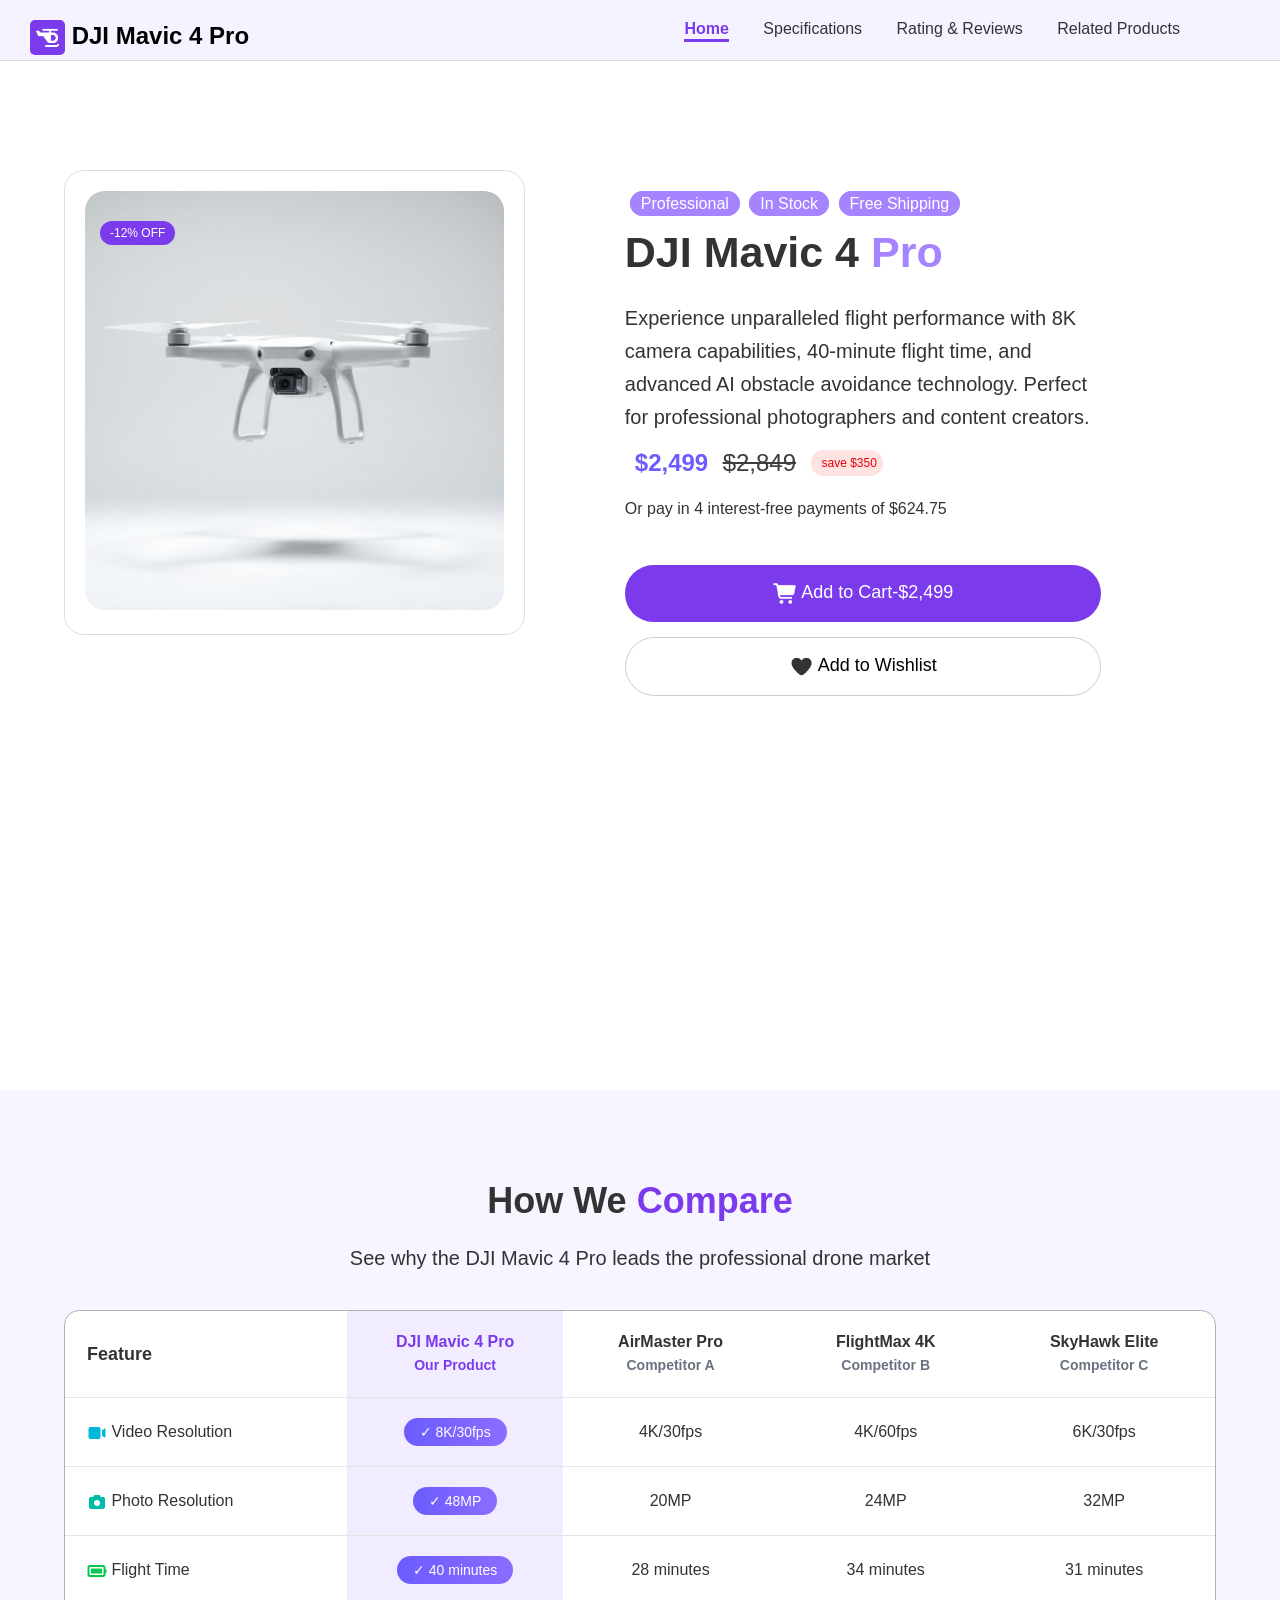
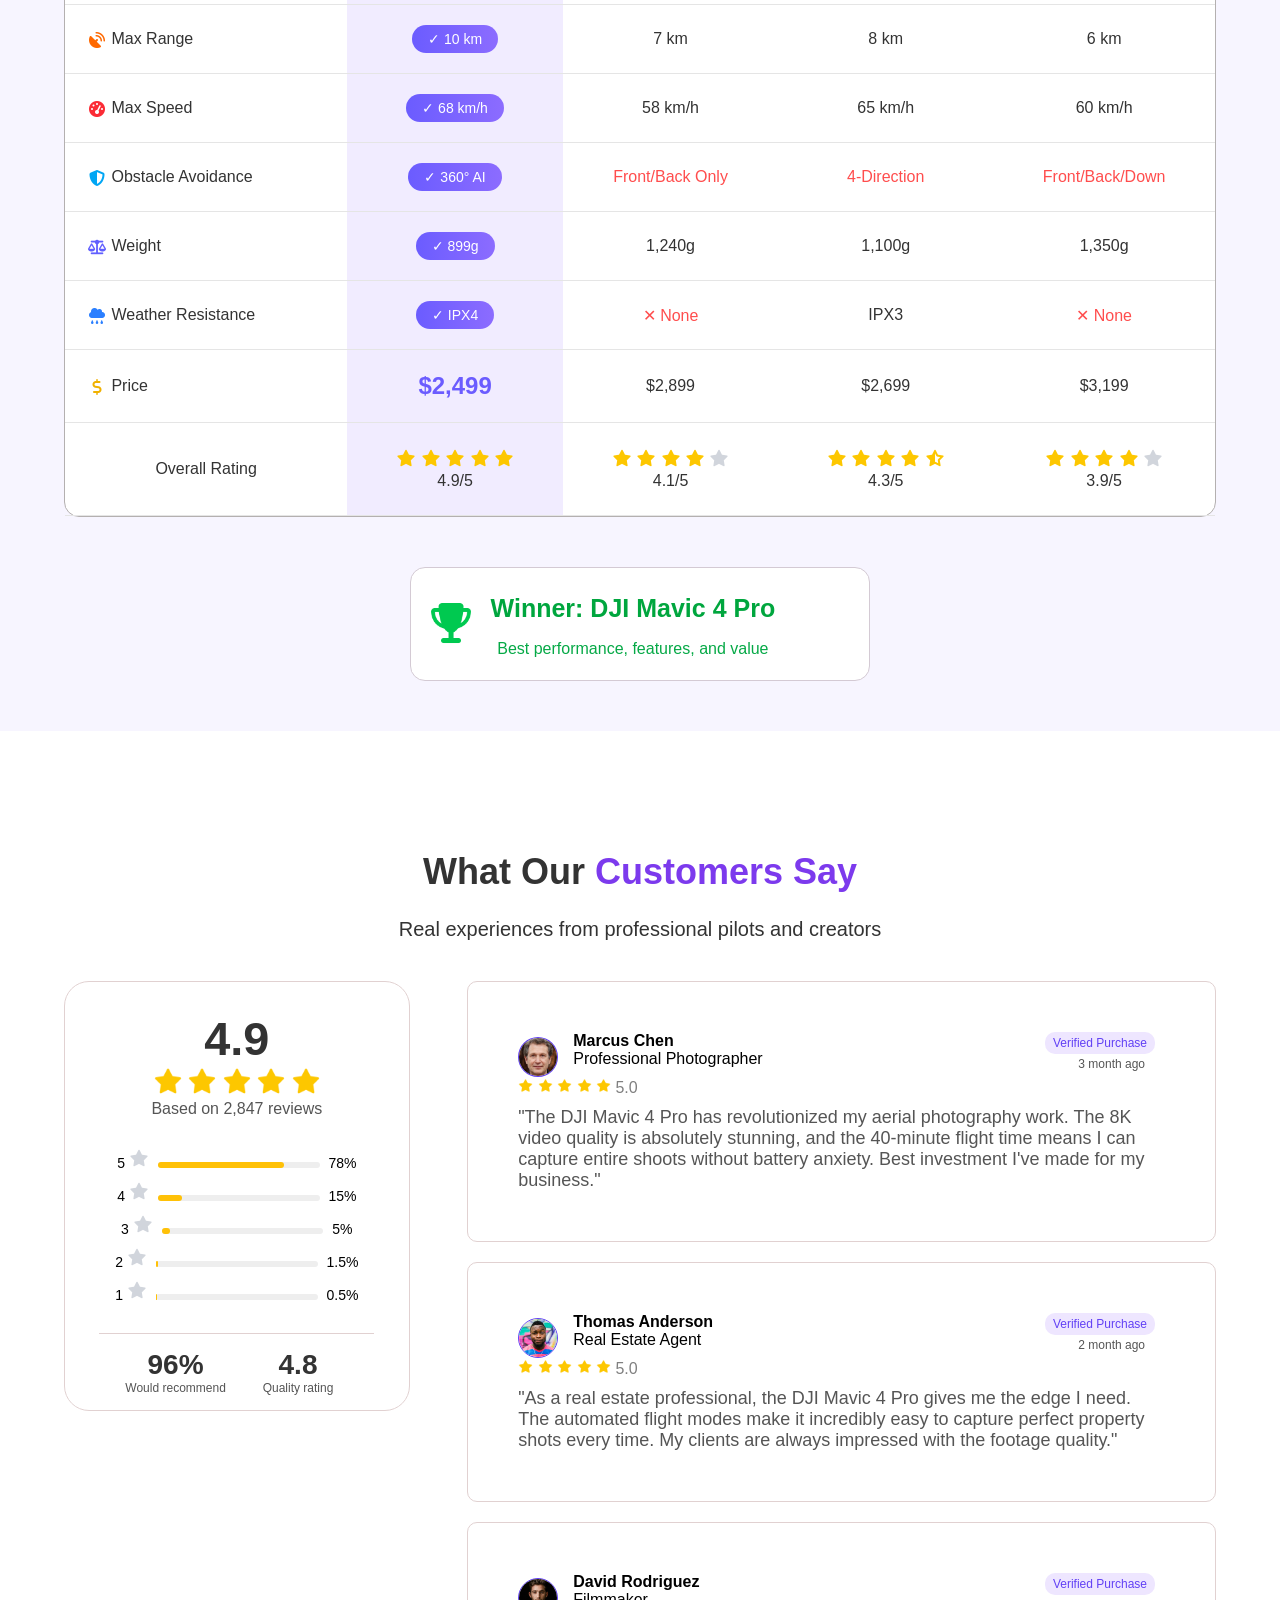
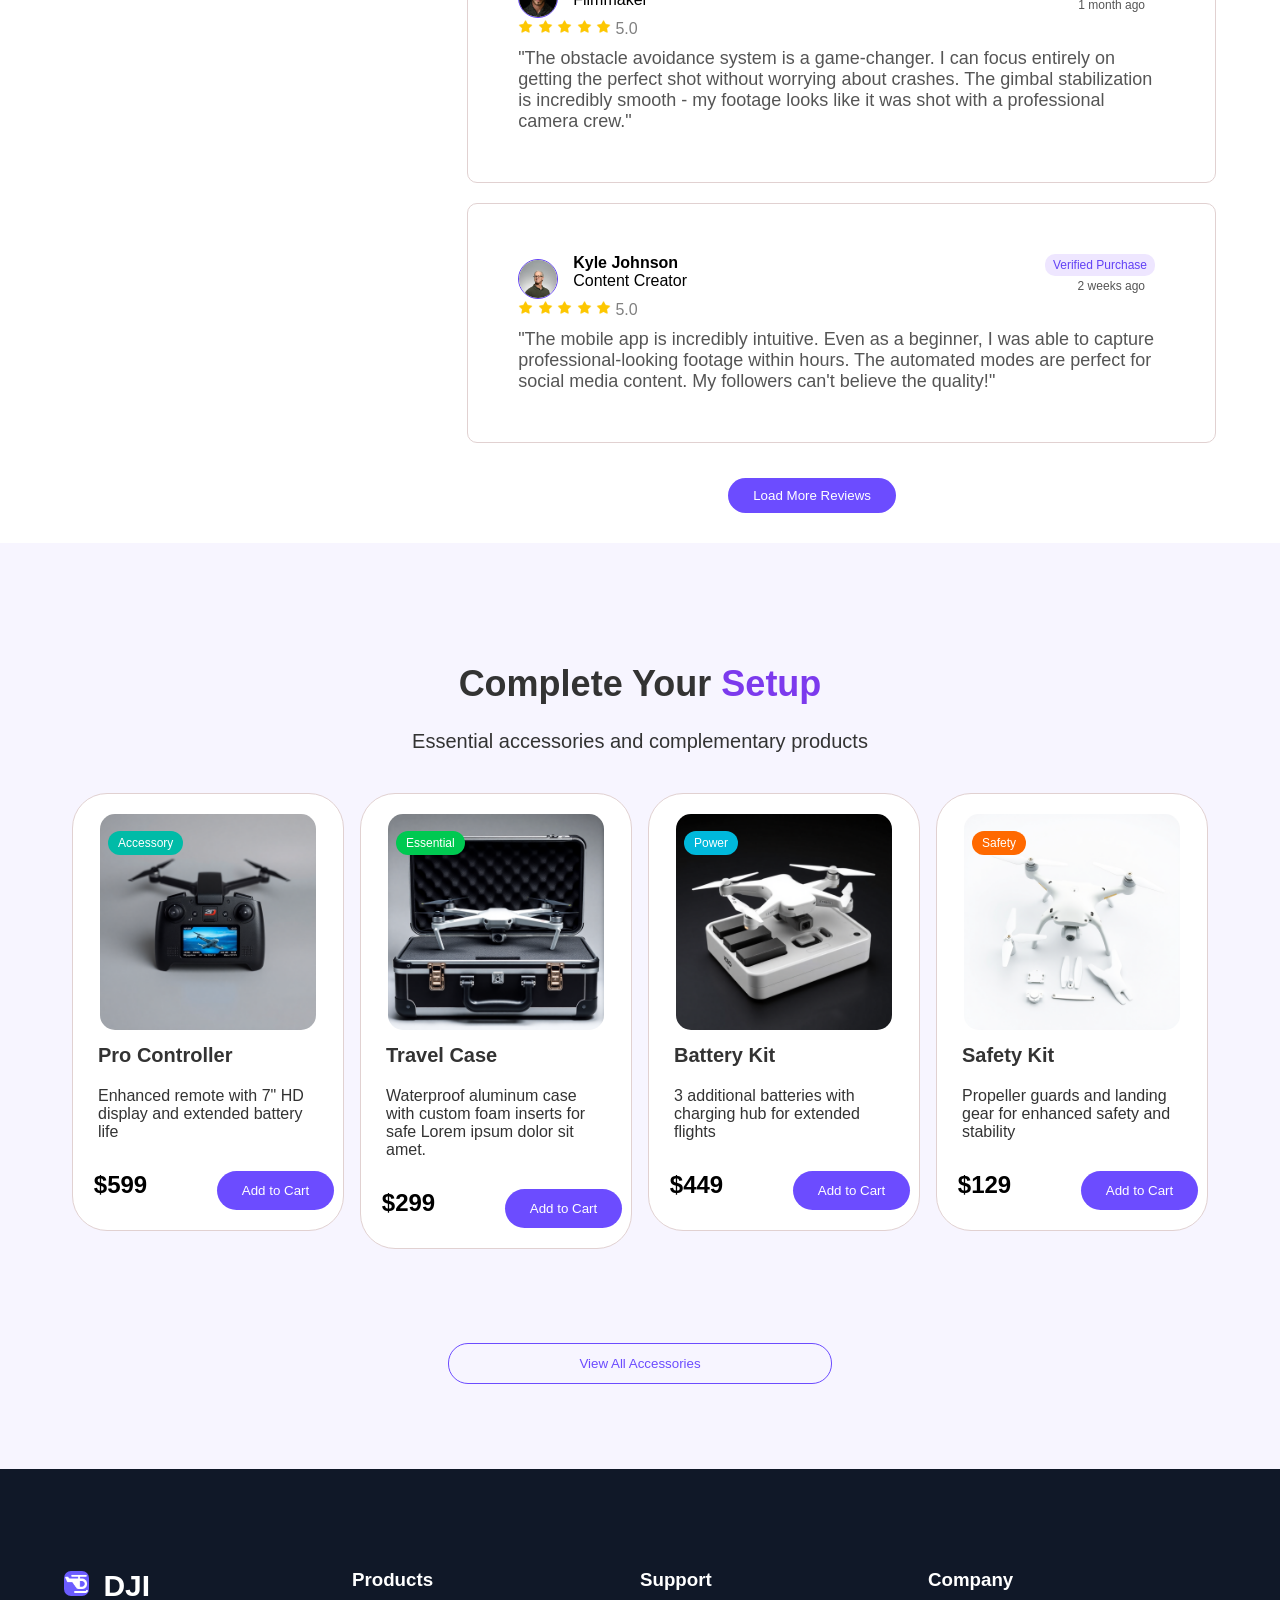
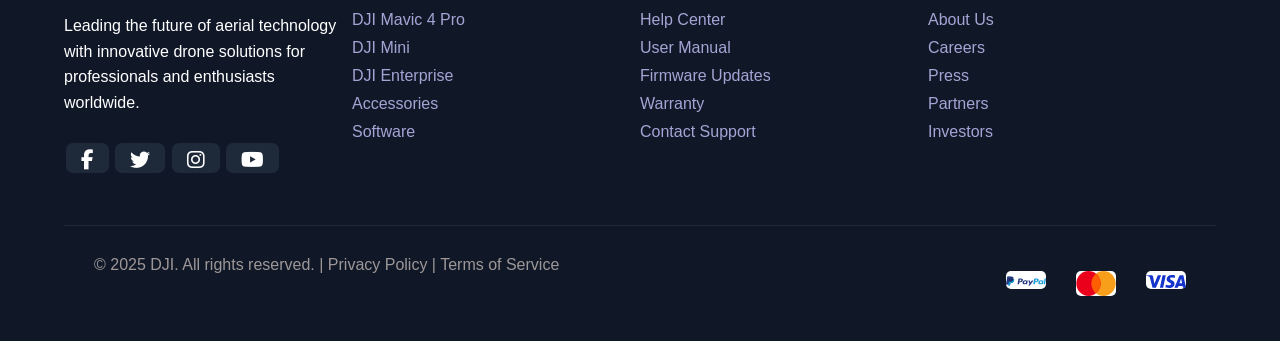
<file: index.html>
<!DOCTYPE html>
<html lang="en">

<head>
    <meta charset="UTF-8">
    <meta name="viewport" content="width=device-width, initial-scale=1.0">
    <title>DJI Mavic 4 Pro</title>
    <link rel="stylesheet" href="https://cdnjs.cloudflare.com/ajax/libs/font-awesome/6.4.0/css/all.min.css">
    <link rel="stylesheet" href="./css/style.css">
</head>

<body>


    <!--============ start of hero section =============-->
    <div id="hero-section">
        <div class="container">
            <div class="navbar">

                <div class="logo">
                    <span class="icon-nav">
                        <img src="./images/icons/helicopter-solid-full.png" alt="drone logo icon">
                    </span>
                    <span>DJI Mavic 4 Pro</span>
                </div>

                <div class="menu">

                    <ul>
                        <li><a href="#hero-section" class="active">Home</a></li>
                        <li><a href="#compare-section">Specifications</a></li>
                        <li><a href="#reviews-section">Rating & Reviews</a></li>
                        <li><a href="#related-products">Related Products</a></li>
                    </ul>
                </div>

                <div class="clear"></div>

            </div>
            <div class="drone-image">
                <div class="image-box">
                    <div class="badge">
                        <span>-12% OFF</span>
                    </div>
                    <img src="./images/hero-img-CYauTLx2.png" alt="DJI Mavic 4 Pro professional Drone">
                </div>
            </div>
            <div class="hero-content">
                <div class="hero-tags">
                    <span>Professional</span>
                    <span>In Stock</span>
                    <span>Free Shipping</span>
                </div>
                <h1>
                    DJI Mavic 4 <span>Pro</span>
                </h1>
                <p>
                    Experience unparalleled flight performance with 8K camera capabilities, 40-minute flight time, and
                    advanced AI obstacle avoidance technology. Perfect for professional photographers and content
                    creators.
                </p>
                <div class="product-price">
                    <div class="tags">
                        <span class="price">$2,499</span>
                        <span class="old-price">$2,849</span>
                        <span class="save">save $350</span>
                    </div>
                    <p>Or pay in 4 interest-free payments of $624.75</p>
                </div>
                <div class="hero-buttons">
                    <button type="button" class="cart-button"> <span class="icon-btn"><img
                                src="./images/icons/cart-shopping-solid-full.png" alt="shopping cart icon"> </span>Add to
                        Cart-$2,499</button>
                    <button type="button" class="wishlist-button"><span class="icon-btn"><img
                                src="./images/icons/heart-solid-full.png" alt="wishlist icon"></span> Add to Wishlist</button>
                </div>

            </div>
            <div class="clear_fix"></div>
        </div>
    </div>
    <!-- ============end of  hero section============== -->



    <!--========= start of  Compare section============ -->
    <div id="compare-section">
        <div class="container">
            <div class="title">
                <h2>How We <span> Compare</span></h2>
                <p>See why the DJI Mavic 4 Pro leads the professional drone market</p>
            </div>
            <div class="table-sec">
                <table class="table">
                    <thead>
                        <tr>

                            <th class="feature-header">Feature</th>

                            <th class="main-head">
                                DJI Mavic 4 Pro
                                <p class="main-head">Our Product</p>
                            </th>

                            <th>
                                AirMaster Pro
                                <p>Competitor A</p>
                            </th>

                            <th>
                                FlightMax 4K
                                <p>Competitor B</p>
                            </th>

                            <th>
                                SkyHawk Elite
                                <p>Competitor C</p>
                            </th>

                        </tr>
                    </thead>

                    <tbody>

                        <tr>
                            <td class="feature">
                                <img src="./images/icons/video-solid-full.png" alt=" video resolution icon  "> Video
                                Resolution
                            </td>
                            <td class="main"><span class="pill">✓ 8K/30fps</span></td>
                            <td>4K/30fps</td>
                            <td>4K/60fps</td>
                            <td>6K/30fps</td>
                        </tr>

                        <tr>
                            <td class="feature">
                                <img src="./images/icons/camera-solid-full.png" alt="photo resolution icon">
                                Photo Resolution
                            </td>
                            <td class="main"><span class="pill">✓ 48MP</span></td>
                            <td>20MP</td>
                            <td>24MP</td>
                            <td>32MP</td>
                        </tr>

                        <tr>
                            <td class="feature">
                                <img src="./images/icons/battery-full-solid-full.png" alt="battery flight time icon">
                                Flight Time
                            </td>
                            <td class="main"><span class="pill">✓ 40 minutes</span></td>
                            <td>28 minutes</td>
                            <td>34 minutes</td>
                            <td>31 minutes</td>
                        </tr>

                        <tr>
                            <td class="feature">
                                <img src="./images/icons/satellite-dish-solid-full.png" alt="drone signal range icon">
                                Max Range
                            </td>
                            <td class="main"><span class="pill">✓ 10 km</span></td>
                            <td>7 km</td>
                            <td>8 km</td>
                            <td>6 km</td>
                        </tr>

                        <tr>
                            <td class="feature">
                                <img src="./images/icons/gauge-high-solid-full.png" alt="maximum speed icon">
                                Max Speed
                            </td>
                            <td class="main"><span class="pill">✓ 68 km/h</span></td>
                            <td>58 km/h</td>
                            <td>65 km/h</td>
                            <td>60 km/h</td>
                        </tr>

                        <tr>
                            <td class="feature">
                                <img src="./images/icons/shield-halved-solid-full.png"
                                    alt="obstacle avoidance safety icon">
                                Obstacle Avoidance
                            </td>
                            <td class="main"><span class="pill">✓ 360° AI</span></td>
                            <td class="red">Front/Back Only</td>
                            <td class="red">4-Direction</td>
                            <td class="red">Front/Back/Down</td>
                        </tr>

                        <tr>
                            <td class="feature">
                                <img src="./images/icons/scale-balanced-solid-full.png" alt="drone weight icon">
                                Weight
                            </td>
                            <td class="main"><span class="pill">✓ 899g</span></td>
                            <td>1,240g</td>
                            <td>1,100g</td>
                            <td>1,350g</td>
                        </tr>

                        <tr>
                            <td class="feature">
                                <img src="./images/icons/cloud-rain-solid-full.png" alt="weather resistance icon">
                                Weather Resistance
                            </td>
                            <td class="main"><span class="pill">✓ IPX4</span></td>
                            <td class="red">✕ None</td>
                            <td>IPX3</td>
                            <td class="red">✕ None</td>
                        </tr>

                        <tr>
                            <td class="feature">
                                <img src="./images/icons/dollar-sign-solid-full.png" alt="price icon">
                                Price
                            </td>
                            <td class="main price">$2,499</td>
                            <td>$2,899</td>
                            <td>$2,699</td>
                            <td>$3,199</td>
                        </tr>
                        <tr class="feature">
                            <td>
                                Overall Rating
                            </td>
                            <td class="main">
                                <div class="star">
                                    <img src="./images/icons/yellow-star-solid-full.png" alt="yellow rating star">
                                    <img src="./images/icons/yellow-star-solid-full.png" alt="yellow rating star">
                                    <img src="./images/icons/yellow-star-solid-full.png" alt="yellow rating star">
                                    <img src="./images/icons/yellow-star-solid-full.png" alt="yellow rating star">
                                    <img src="./images/icons/yellow-star-solid-full.png" alt="yellow rating star">

                                </div>
                                4.9/5
                            </td>
                            <td>
                                <div class="star">
                                    <img src="./images/icons/yellow-star-solid-full.png" alt="yellow rating star">
                                    <img src="./images/icons/yellow-star-solid-full.png" alt="yellow rating star">
                                    <img src="./images/icons/yellow-star-solid-full.png" alt="yellow rating star">
                                    <img src="./images/icons/yellow-star-solid-full.png" alt="yellow rating star">
                                    <img src="./images/icons/gray-star-solid-full.png" alt="empty rating star">
                                </div>
                                4.1/5
                            </td>
                            <td>

                                <div class="star">
                                    <img src="./images/icons/yellow-star-solid-full.png" alt="yellow rating star">
                                    <img src="./images/icons/yellow-star-solid-full.png" alt="yellow rating star">
                                    <img src="./images/icons/yellow-star-solid-full.png" alt="yellow rating star">
                                    <img src="./images/icons/yellow-star-solid-full.png" alt="yellow rating star">
                                    <img src="./images/icons/star-half-stroke-solid-full.png" alt="half rating star">
                                </div>
                                4.3/5
                            </td>
                            <td>
                                <div class="star">
                                    <img src="./images/icons/yellow-star-solid-full.png" alt="yellow rating star">
                                    <img src="./images/icons/yellow-star-solid-full.png" alt="yellow rating star">
                                    <img src="./images/icons/yellow-star-solid-full.png" alt="yellow rating star">
                                    <img src="./images/icons/yellow-star-solid-full.png" alt="yellow rating star">
                                    <img src="./images/icons/gray-star-solid-full.png" alt="empty rating star">
                                </div>
                                3.9/5
                            </td>

                        </tr>

                    </tbody>
                </table>
            </div>
            <div class="winner">
                <div class="winner-image">
                    <img src="./images/icons/trophy-solid-full.png" alt="trophy winner icon ">

                </div>
                <div class="winner-content">
                    <p class="style-p">Winner: DJI Mavic 4 Pro</p>
                    <p>Best performance, features, and value</p>
                </div>
                <div class="clear_fix"></div>


            </div>
        </div>
    </div>
    <!--========= end of  Compare section============== -->


    <!-- ========Start of Customers reveiw sec=========  -->
    <div id="reviews-section">
        <div class="container">
            <div class="title">
                <h2>What Our <span> Customers Say</span></h2>
                <p>Real experiences from professional pilots and creators</p>
            </div>
            <div class="reviews-customers">
                <div class="rating-sec">
                    <div class="rating-summary">
                        <div class="rating-num">
                            <h3>4.9</h3>
                        </div>
                        <div class="rating-star">
                            <img src="./images/icons/yellow-star-solid-full.png" alt="yellow rating star">
                            <img src="./images/icons/yellow-star-solid-full.png" alt="yellow rating star">
                            <img src="./images/icons/yellow-star-solid-full.png" alt="yellow rating star">
                            <img src="./images/icons/yellow-star-solid-full.png" alt="yellow rating star">
                            <img src="./images/icons/yellow-star-solid-full.png" alt="yellow rating star">
                        </div>
                        <p>Based on 2,847 reviews</p>
                    </div>
                    <div class="rating-bars">
                        <div class="rating-bar">
                            <span>5 <img src="./images/icons/gray-star-solid-full.png" alt=""></span>
                            <div class="bar">
                                <div class="fill" style="width:78%"></div>
                            </div>
                            <span>78%</span>
                        </div>
                        <div class="rating-bar">
                            <span>4 <img src="./images/icons/gray-star-solid-full.png" alt=""></span>
                            <div class="bar">
                                <div class="fill" style="width:15%"></div>
                            </div>
                            <span>15%</span>
                        </div>

                        <div class="rating-bar">
                            <span>3 <img src="./images/icons/gray-star-solid-full.png" alt=""></span>
                            <div class="bar">
                                <div class="fill" style="width:5%"></div>
                            </div>
                            <span>5%</span>
                        </div>
                        <div class="rating-bar">
                            <span>2 <img src="./images/icons/gray-star-solid-full.png" alt=""></span>
                            <div class="bar">
                                <div class="fill" style="width:1.5%"></div>
                            </div>
                            <span>1.5%</span>
                        </div>

                        <div class="rating-bar">
                            <span>1 <img src="./images/icons/gray-star-solid-full.png" alt=""></span>
                            <div class="bar">
                                <div class="fill" style="width:0.5%"></div>
                            </div>
                            <span>0.5%</span>
                        </div>
                    </div>
                    <div class="rating-footer">
                        <div class="footer-cont">
                            <h3 class="footer-h3">96%</h3>
                            <div>
                                <h3>Would recommend</h3>
                            </div>
                        </div>

                        <div class="footer-cont">
                            <h3 class="footer-h3">4.8</h3>
                            <div>
                                <h3>Quality rating</h3>
                            </div>
                        </div>

                        <div class="clear_fix"></div>
                    </div>
                </div>
                <div class="reviews-list">

                    <div class="review-card">

                        <div class="review-header">

                            <img src="./images/avatar-1-DZTe_nEx.png" alt="Marcus Chen profile photo"
                                class="review-img">

                            <div class="review-info">
                                <h4>Marcus Chen</h4>
                                <p>Professional Photographer</p>
                            </div>

                            <span class="verified">Verified Purchase</span>
                            <span class="time">3 month ago</span>
                        </div>


                        <div class="review-stars"><span>
                                <img src="./images/icons/yellow-star-solid-full.png" alt="yellow rating star">
                                <img src="./images/icons/yellow-star-solid-full.png" alt="yellow rating star">
                                <img src="./images/icons/yellow-star-solid-full.png" alt="yellow rating star">
                                <img src="./images/icons/yellow-star-solid-full.png" alt="yellow rating star">
                                <img src="./images/icons/yellow-star-solid-full.png" alt="yellow rating star">
                            </span>
                            5.0</div>
                        <p class="review-text">
                            "The DJI Mavic 4 Pro has revolutionized my aerial photography work. The 8K video quality is
                            absolutely stunning, and the 40-minute flight time means I can capture entire shoots without
                            battery anxiety. Best investment I've made for my business."
                        </p>
                    </div>
                    <div class="review-card">

                        <div class="review-header">

                            <img src="./images/avatar-2-DvihTPKl.jpg" alt="Thomas Anderson profile photo"
                                class="review-img">

                            <div class="review-info">
                                <h4>Thomas Anderson</h4>
                                <p>Real Estate Agent</p>
                            </div>

                            <span class="verified">Verified Purchase</span>
                            <span class="time">2 month ago</span>

                        </div>

                        <div class="review-stars">
                            <span>
                                <img src="./images/icons/yellow-star-solid-full.png" alt="yellow rating star">
                            </span>
                            <span>
                                <img src="./images/icons/yellow-star-solid-full.png" alt="yellow rating star">
                            </span>
                            <span>
                                <img src="./images/icons/yellow-star-solid-full.png" alt="yellow rating star">
                            </span>
                            <span>
                                <img src="./images/icons/yellow-star-solid-full.png" alt="yellow rating star">
                            </span>
                            <span>
                                <img src="./images/icons/yellow-star-solid-full.png" alt="yellow rating star">
                            </span>

                            5.0
                        </div>

                        <p class="review-text">
                            "As a real estate professional, the DJI Mavic 4 Pro gives me the edge I need. The automated
                            flight modes make it incredibly easy to capture perfect property shots every time. My
                            clients are always impressed with the footage quality."
                        </p>

                    </div>
                    <div class="review-card">

                        <div class="review-header">

                            <img src="./images/avatar-3-CwUcGkzI.jpg " alt="David Rodriguez profile photo"
                                class="review-img">

                            <div class="review-info">
                                <h4>David Rodriguez</h4>
                                <p>Filmmaker</p>
                            </div>

                            <span class="verified">Verified Purchase</span>
                            <span class="time">1 month ago</span>

                        </div>

                        <div class="review-stars">
                            <span>
                                <img src="./images/icons/yellow-star-solid-full.png" alt="yellow rating star">
                            </span>
                            <span>
                                <img src="./images/icons/yellow-star-solid-full.png" alt="yellow rating star">
                            </span>
                            <span>
                                <img src="./images/icons/yellow-star-solid-full.png" alt="yellow rating star">
                            </span>
                            <span>
                                <img src="./images/icons/yellow-star-solid-full.png" alt="yellow rating star">
                            </span>
                            <span>
                                <img src="./images/icons/yellow-star-solid-full.png" alt="yellow rating star">
                            </span>

                            5.0
                        </div>

                        <p class="review-text">
                            "The obstacle avoidance system is a game-changer. I can focus entirely on getting the
                            perfect shot without worrying about crashes. The gimbal stabilization is incredibly smooth -
                            my footage looks like it was shot with a professional camera crew."
                        </p>

                    </div>
                    <div class="review-card">

                        <div class="review-header">

                            <img src="./images/avatar-4-CDQD_dyw.jpg" alt="Kyle Johnson profile photo"
                                class="review-img">

                            <div class="review-info">
                                <h4>Kyle Johnson</h4>
                                <p>Content Creator</p>
                            </div>

                            <span class="verified">Verified Purchase</span>
                            <span class="time">2 weeks ago</span>

                        </div>

                        <div class="review-stars">
                            <span>
                                <img src="./images/icons/yellow-star-solid-full.png" alt="yellow rating star">
                            </span>
                            <span>
                                <img src="./images/icons/yellow-star-solid-full.png" alt="yellow rating star">
                            </span>
                            <span>
                                <img src="./images/icons/yellow-star-solid-full.png" alt="yellow rating star">
                            </span>
                            <span>
                                <img src="./images/icons/yellow-star-solid-full.png" alt="yellow rating star">
                            </span>
                            <span>
                                <img src="./images/icons/yellow-star-solid-full.png" alt="yellow rating star">
                            </span>

                            5.0
                        </div>

                        <p class="review-text">
                            "The mobile app is incredibly intuitive. Even as a beginner, I was able to capture
                            professional-looking footage within hours. The automated modes are perfect for social media
                            content. My followers can't believe the quality!"
                        </p>

                    </div>
                </div>

                <div class="clear_fix"></div>
                <button  type="button" class="load-btn">Load More Reviews</button>
            </div>



        </div>

    </div>
    <!-- =========End of Customers reveiw sec==========  -->



    <!-- =========Start of Related Products sec==========  -->
    <div id="related-products">
        <div class="container">
            <div class="title">
                <h2>Complete Your <span> Setup</span></h2>
                <p>Essential accessories and complementary products</p>
            </div>
            <div class="product-cards">
                <div class="card-wrapper ">
                    <div class="card">
                        <img src="./images/related-products-1-D4JR6uDa.png" alt="DJI pro drone controller with display">
                        <span class="badge-card badge-card-1">
                            Accessory
                        </span>
                        <h3 class="title-card">Pro Controller</h3>
                        <p class="sub-card">Enhanced remote with 7" HD display and extended battery life</p>
                        <div class="footer-cards">
                            <div class="footer-price">
                                <span>
                                    $599
                                </span>
                            </div>
                            <div class="footer-price">
                                <button type="button">Add to Cart</button>
                            </div>

                            <div class="clear_fix"></div>
                        </div>

                    </div>
                </div>
                <div class="card-wrapper ">
                    <div class="card">
                        <img src="./images/related-products-2-OSxMogX9.png" alt="DJI waterproof drone travel case">
                        <span class="badge-card badge-card-2">
                            Essential
                        </span>
                        <h3 class="title-card"> Travel Case</h3>
                        <p class="sub-card"> Waterproof aluminum case with custom foam inserts for safe Lorem ipsum dolor sit amet.</p>
                        <div class="footer-cards">
                            <div class="footer-price">
                                <span>
                                    $299
                                </span>
                            </div>
                            <div class="footer-price">
                                <button type="button">Add to Cart</button>
                            </div>
                            <div class="clear_fix"></div>
                        </div>

                    </div>
                </div>
                <div class="card-wrapper">
                    <div class="card">
                        <img src="./images/related-products-3-DDld9RDW.png" alt="DJI drone battery charging kit">
                        <span class="badge-card badge-card-3">
                            Power
                        </span>
                        <h3 class="title-card">Battery Kit</h3>
                        <p class="sub-card">3 additional batteries with charging hub for extended flights</p>
                        <div class="footer-cards">
                            <div class="footer-price">
                                <span>
                                    $449
                                </span>
                            </div>
                            <div class="footer-price">
                                <button  type="button">Add to Cart</button>
                            </div>

                            <div class="clear_fix"></div>
                        </div>

                    </div>
                </div>
                <div class="card-wrapper">
                    <div class="card">
                        <img src="./images/related-products-4-bI1kHqI6.png" alt="DJI drone safety propeller guards">
                        <span class="badge-card badge-card-4">
                            Safety
                        </span>
                        <h3 class="title-card">Safety Kit</h3>
                        <p class="sub-card">Propeller guards and landing gear for enhanced safety and stability</p>
                        <div class="footer-cards">
                            <div class="footer-price">
                                <span>
                                    $129
                                </span>
                            </div>
                            <div class="footer-price">
                                <button  type="button">Add to Cart</button>
                            </div>

                            <div class="clear_fix"></div>
                        </div>

                    </div>
                </div>

            </div>
            <div class="clear_fix"></div>
            <div class="accessories">
                <button type="button" class="accessories-btn">View All Accessories</button>

            </div>
        </div>
    </div>
    <!-- =========End of Related Products sec==========  -->



    <!-- =========Start of Footer sec==========  -->
    <div class="footer">
        <div class="container">

            <div class="footer-col">
                <div class="logo-footer">
                    <span><img src="./images/icons/helicopter-solid-full.png" alt="DJI drone logo"></span>
                    <h3>DJI</h3>
                    <p>Leading the future of aerial technology with innovative drone solutions for professionals and
                        enthusiasts worldwide.</p>
                    <div class="social">

                        <a href="https://facebook.com" target="_blank" class="facebook-icon"><i
                                class="fa-brands fa-facebook-f"></i></a>

                        <a href="https://twitter.com" target="_blank" class="twitter-icon"><i
                                class="fa-brands fa-twitter"></i></a>

                        <a href="https://instagram.com" target="_blank" class="instagram-icon"><i
                                class="fa-brands fa-instagram"></i></a>
                        <a href="https://youtube.com" target="_blank" class="youtube-icon"><i
                                class="fa-brands fa-youtube"></i></a>

                    </div>
                </div>


            </div>

            <div class="footer-col">
                <h3>Products</h3>
                <ul>
                    <li> <a href="">DJI Mavic 4 Pro</a></li>
                    <li><a href="">DJI Mini</a></li>
                    <li><a href="">DJI Enterprise</a></li>
                    <li><a href="">Accessories</a></li>
                    <li><a href="">Software</a></li>

                </ul>
            </div>
            <div class="footer-col">
                <h3>Support</h3>
                <ul>
                    <li><span><a href="">Help Center</a></span></li>
                    <li><span><a href="">User Manual</a></span></li>
                    <li><span><a href="">Firmware Updates</a></span></li>
                    <li><span><a href="">Warranty</a></span></li>
                    <li><span><a href="">Contact Support</a></span></li>
                </ul>
            </div>
            <div class="footer-col">
                <h3>Company</h3>
                <ul>
                    <li><span><a href="">About Us</a></span></li>
                    <li><span><a href="">Careers</a></span></li>
                    <li><span><a href="">Press</a></span></li>
                    <li><span><a href="">Partners</a></span></li>
                    <li><span><a href="">Investors</a></span></li>
                </ul>
            </div>
            <div class="clear_fix"></div>
            <div class="footer-bottom">

                <p class="copyright">
                    © 2025 DJI. All rights reserved. | Privacy Policy | Terms of Service
                </p>

                <div class="payments">
                    <div class="payment-image">
                        <img src="./images/download.svg " alt="American Express payment method">

                    </div>
                    <div class="payment-image payment-costmaiz">
                        <img src="./images/download(1).svg" alt="Mastercard payment method">

                    </div>
                    <div class="payment-image">
                        <img src="./images/download(2).svg" alt="Visa payment method">

                    </div>

                    <div class="clear_fix"></div>
                </div>
                <div class="clear_fix"></div>

            </div>
        </div>
    </div>
    <!-- =========End of Footer sec============  -->


</body>

</html>
</file>
<file: css/style.css>
* {
    box-sizing: border-box;
    margin: 0;
    padding: 0;
}

html {
        scroll-behavior: smooth;
}
body {
    font-family: sans-serif;

}


body::selection {
    background-color: #A684FF;
    color: #fff;
}

.clear_fix {
    clear: both;
}

/* ==================== Nav ==================== */

.navbar {
    background-color: #F5F3FF;
    padding: 5px 100px 5px 0px;
    border-bottom: 1px solid #ddd;
    z-index: 1000;
    position: fixed;
    left: 0;
    right: 0;
    top: 0;
}

.logo .icon-nav img {
    width: 35px;
    background-color: #7c3aed;
    vertical-align: middle;
    border-radius: 5px;
    padding: 5px;
}

.logo {
    font-size: 24px;
    font-weight: 700;
    float: left;
    padding-left: 30px;
    padding-top: 15px;
}

.menu {
    float: right;

}

.menu a {
    margin-left: 30px;
    color: #555;
    font-size: 16px;
    font-family: sans-serif;
}

.menu a.active {
    color: #7c3aed;
    font-weight: bold;
}

.navbar ul {
    list-style: none;

}

.navbar li {
    display: inline-block;
}

.navbar a {
    text-decoration: none;
    color: #333;
    position: relative;
    padding-bottom: 5px;
}

.navbar a::after {
    content: "";
    position: absolute;
    left: 0;
    bottom: 0;
    width: 0;
    height: 3px;
    background-color: #7c3aed;
    transition: 0.3s;
}


.navbar a:hover::after {
    width: 100%;
}

.navbar a.active::after {
    width: 100%;
}

/* =============         Nav   ==================== */

/* ==================== Hero-Section ===================== */
.container {
    width: 90%;
    margin: auto;
}

#hero-section {
    height: 100vh;
    margin: 120px 0 70px 0;
}

.drone-image {
    float: left;
    width: 40%;
    padding-top: 50px;

}

.image-box {
    background: white;
    padding: 20px;
    border-radius: 20px;
    border: 1px solid #ddd;
    position: relative;
}

.image-box img {
    width: 100%;
    border-radius: 20px;

}

.badge {
    position: absolute;
    top: 50px;
    left: 35px;
    background: #7c3aed;
    color: white;
    padding: 5px 10px;
    border-radius: 20px;
    font-size: 12px;
}

.hero-content {
    float: left;
    width: 50%;
    margin: 50px;
    padding: 20px 50px;


}

.hero-tags {
    padding: 5px 0;

}

.hero-tags span {
    padding: 3px 10px;
    border: 1px solid #A684FF;
    background-color: #A684FF;
    color: #fff;
    border-radius: 30px;
    margin-left: 5px;


}

.hero-content h1 {
    font-size: 43px;
    font-weight: 700;
    color:
        rgb(51, 51, 51);
    padding: 10px 0;
}

.hero-content h1 span {
    color: #A684FF;
}

.hero-content p {
    font-size: 20px;
    font-weight: 400;
    line-height: 33px;
    color: rgb(51, 51, 51);
    padding: 15px 0;
}

.hero-content .product-price .tags span {
    padding-left: 10px;
    vertical-align: middle;
}

.price {
    font-size: 36px;
    color: #333333;
    font-weight: 700;
}

.old-price {
    font-size: 24px;
    color: rgb(63, 62, 62);
    font-weight: 400;
    text-decoration: line-through;
}

.save {
    color: #E7000B;
    margin-left: 10px;
    padding: 5px;
    font-size: 12px;
    border: 1px solid #FFE2E2;
    border-radius: 30px;
    background-color: #FFE2E2;
}

.hero-content .product-price p {
    font-size: 16px;
    color: #333333;
    font-weight: 400;
}

.cart-button {
    display: block;
    margin-top: 25px;
    width: 100%;
    padding: 16px;
    background: #7c3aed;
    color: white;
    border: none;
    border-radius: 40px;
    font-size: 18px;
    cursor: pointer;
    transition: all 1s;
}

.cart-button:hover {
    transform: scale(1.05);
}

.wishlist-button {
    display: block;
    margin-top: 15px;
    width: 100%;
    padding: 16px;
    background: white;
    border: 1px solid #ccc;
    border-radius: 40px;
    font-size: 18px;
    cursor: pointer;
    transition: all 1s;

}

.wishlist-button:hover {
    transform: scale(1.05);
}

.icon-btn img {
    width: 25px;
    vertical-align: middle;
}

/* ======== start Style of  Compare section =============  */
#compare-section {
    background-color: #F7F5FF;
    padding: 50px 0;
}


.title {
    text-align: center;
    padding: 40px;
}

.title h2 {
    font-size: 36px;
    font-weight: 700;
    padding-bottom: 25px;
    color: rgb(51, 51, 51);
}

.title h2 span {
    color: #7c3aed;
}

.title p {
    font-size: 20px;
    font-weight: 400;
    color:
        rgb(51, 51, 51);
}

.table-sec {
    border: 1px solid #b4b0b0;
    border-radius: 15px;
    background-color: #fff;
}

.table {
    width: 100%;
    border-collapse: collapse;
    color: rgb(51, 51, 51);
}

th,
td {
    padding: 22px;
    border-bottom: 1px solid #e5e5e5;
    text-align: center;
}

.feature-header {
    text-align: left;
    font-weight: 600;
    font-size: 18px;
    line-height: px;
    color: rgb(51, 51, 51);
}

.feature {
    text-align: left;
    font-weight: 500;
    font-size: 16px;
    line-height: 24px;
    color: rgb(51, 51, 51);
    /* background-color: #00A63E; */
}

th p {
    margin: 4px 0 0;
    font-size: 14px;
    line-height: 20px;
    color:
        oklch(0.551 0.027 264.364);

}

.main,
.main-head {
    background-color: #f1ecff;
}

.main-head {
    color: #7c3aed;
}

.pill {
    background: linear-gradient(90deg, #6b5cff, #8c6cff);
    color: white;
    padding: 6px 16px;
    border-radius: 20px;
    font-size: 14px;
}

.price {
    font-size: 24px;
    font-weight: bold;
    color: #6b5cff;
}

.red {
    color: #ff4d4d;
    font-weight: 500;

}

tr img {
    width: 20px;
    vertical-align: middle;
}

.winner {
    width: 40%;
    background-color: #fff;
    color: #05a946;
    margin: auto;
    text-align: center;
    margin-top: 50px;
    padding: 15px;
    border: 1px solid #d4cad4;
    border-radius: 15px;
    line-height: 2;


}


.winner img {
    width: 50px;
    display: inline-block;
    padding-top: 15px;
}

.winner-image {
    float: left;
    padding-right: 15px;
}

.winner-content {
    float: left;

}

.winner-content .style-p {
    font-weight: 700;
    font-size: 25px;
    color: #00A63E;
}

/* ====== End Style of  Compare section =======  */






/* =======Start Style of Customers reveiw sec=========   */
#reviews-section {
    position: relative;
    padding: 80px 0;


}


.rating-sec {
    background-color: #fff;
    width: 30%;
    float: left;
    text-align: center;
    border-radius: 25px;
    border: #e1d1d1 1px solid;

    position: sticky;
    top: 20px;

}

.rating-summary {
    padding-top: 30px;
}

.rating-summary p {
    font-size: 16px;
    color: #555;
}

.rating-num {
    font-size: 40px;
    color: #333333;
}

.rating-stars {
    color: gold;
    margin: 10px 0;

}

.rating-bars {
    padding: 20px 0;
}

.rating-bar {
    margin: 10px;
    font-size: 14px;

}

.bar {

    width: 50%;
    height: 6px;
    background: #eee;
    display: inline-block;
    border-radius: 10px;
    margin: 0 5px;
}

.fill {
    height: 6px;
    background: #ffc107;
    border-radius: 10px;
}

.w78 {
    width: 78%;
}

.w15 {
    width: 15%;
}

.w5 {
    width: 5%;
}

.rating-footer {
    width: 80%;
    border-top: 1px solid #e1d1d1;
    margin: auto;
    padding: 15px;


}

.rating-footer .footer-cont {
    float: left;
    width: 50%;
}

.footer-cont .footer-h3 {
    font-size: 28px;
    color: #333333;
    font-weight: 700;

}

.rating-footer h3 {
    font-size: 12px;
    font-weight: 500;
    color: #555;
}

/* reviews */
.reviews-list {
    width: 65%;
    float: right;
}

.review-card {
    background: white;
    padding: 50px;
    border-radius: 10px;
    margin-bottom: 20px;
    border: 1px solid #e1d1d1;

}

.review-header {
    margin-bottom: 10px;
    vertical-align: middle;
    position: relative;
}

.review-img {
    width: 40px;
    border-radius: 50%;
    position: absolute;
    left: 0;
    top: 5px;
    border: 1px solid #6241f5;

}

.review-info {
    margin-left: 55px;
}

.verified {
    position: absolute;
    top: 0;
    right: 10px;
    background: #eee6ff;
    color: #6241f5;
    padding: 4px 8px;
    border-radius: 10px;
    font-size: 12px;
}

.time {
    position: absolute;
    padding-right: 40px;
    right: -20px;
    top: 25px;
    font-size: 12px;
    color: #555;
}

.review-stars {
    color: gray;
    margin: 10px 0;
}

.rating-star img {
    width: 30px;
}

.rating-bar img {
    width: 20px;
}

.review-stars img {
    width: 15px;

}

.review-text {
    color: #555;
    font-size: 18px;

}

.load-btn {
    position: absolute;
    right: 30%;
    margin: 15px 0;
    padding: 10px 25px;
    background: #6c4cff;
    border: none;
    color: white;
    border-radius: 20px;
    cursor: pointer;
}

.load-btn:hover {
    background-color: #fff;
    color: #6c4cff;
    border: #6b4cff 1px solid;
}

/* =========End Style of Customers reveiw sec==========  */



/* =========Start Style of Related Products sec==========  */
#related-products {
    padding: 80px 0;
    background-color: #F7F5FF;
    position: relative;
}

.product-cards .card {
    background-color: #fff;
    padding: 20px 0;
    border-radius: 35px;
    text-align: center;
    transition: all 0.3s;
    border: 1px solid #e1d1d1;
    position: relative;



}

.card-wrapper {

    padding: 0 8px;
    float: left;
    width: 25%;
}


.card img {
    width: 80%;
    border-radius: 15px;

}

.card:hover img {
    transform: scale(1.03);
}

.badge-card {
    position: absolute;
    top: 37px;
    left: 35px;
    color: white;
    padding: 5px 10px;
    border-radius: 20px;
    font-size: 12px;

}

.badge-card-1 {
    background-color: #00BBA7;
}

.badge-card-2 {
    background-color: #00C951;
}

.badge-card-3 {
    background-color: #00B8DB;
}

.badge-card-4 {
    background-color: #FF6900;
}

.title-card {
    text-align: left;
    padding: 10px 25px;
    font-size: 20px;
    color: rgb(51, 51, 51);
}

.sub-card {
    text-align: left;
    padding: 10px 25px;
    font-size: 16px;
        color: rgb(51, 51, 51);

}

.footer-price {
    float: left;
    width: 50%;
    padding-top: 20px;

}

.footer-price span {
    font-size: 24px;
    font-weight: 600;
    padding-right: 40px;
}

.footer-price button {

    padding: 12px 25px;
    background: #6c4cff;
    border: none;
    color: white;
    border-radius: 20px;
    cursor: pointer;

}

.accessories {
    padding: 70px 0;
}

.accessories-btn {
    margin: 15px 0;
    padding: 12px 25px;
    color: #6c4cff;
    border: 1px solid #6c4cff;
    background-color: transparent;
    border-radius: 20px;
    cursor: pointer;
    position: absolute;
    bottom: 70px;
    right: 35%;
    width: 30%;
}

.accessories-btn:hover {
    background: #6c4cff;
    color: white;
}

/* =========End Style of Related Products sec==========  */



/*  =========Start style of Footer sec==========   */
.footer {
    padding-top: 50px;
    background-color: #101828;
    color: #fff;
}

.footer-col {
    float: left;
    width: 25%;
    margin-top: 50px;
    padding-bottom: 25px;
}

.logo-footer img {
    width: 25px;
    background-color: #6b5cff;
    border-radius: 7px;

}

.logo-footer h3 {
    display: inline;
    font-size: 30px;
    padding-left: 10px;
}

.logo-footer p {
    font-size: 16px;
    padding: 10px 0;
    font-weight: 400;
    line-height: 1.6;
}

.social {
    margin-top: 20px;
    padding-bottom: 25px;

}

.fa-brands {
    color: white;
    font-size: 20px;
    padding: 5px;
    margin-right: 5px;


}

.social a {
    background-color: #1E2939;

    padding: 10px 5px 3px 10px;
    border-radius: 7px;
    margin-left: 2px;
    transition: all 0.5s;

}

.social .facebook-icon:hover {
    background-color: #1877F2;
}

.social .twitter-icon:hover {
    background-color: #1DA1F2;
}

.social .instagram-icon:hover {
    background-color: #E4405F;
}

.social .youtube-icon:hover {
    background-color: #FF0000;
}

ul {
    padding: 15px 0;
}

.footer-col ul li {
    list-style: none;
    text-decoration: none;
    padding: 2px 0;


}

.footer-col ul li a {
    text-decoration: none;
    line-height: 1.5;
    color: oklch(73.884% 0.06905 284.577);
    ;
    transition: all .05s;


}

.footer-col ul li a:hover {
    color: #fff;
}

.footer-bottom {
    border-top: 1px solid #202938;
    margin: auto;
    padding: 15px;
}


.copyright {
    float: left;
    padding: 0;
    color: #9e9797;
    margin: 15px;

}

.payments {
    float: right;
    padding: 15px 0;
}

.payments .payment-image {
    float: left;
    background-color: #fff;
    border-radius: 5px;
    margin: 15px;

}

.payments img {
    width: 40px;
    vertical-align: middle;
}

/*  =========End style of Footer sec==========   */
</file>
